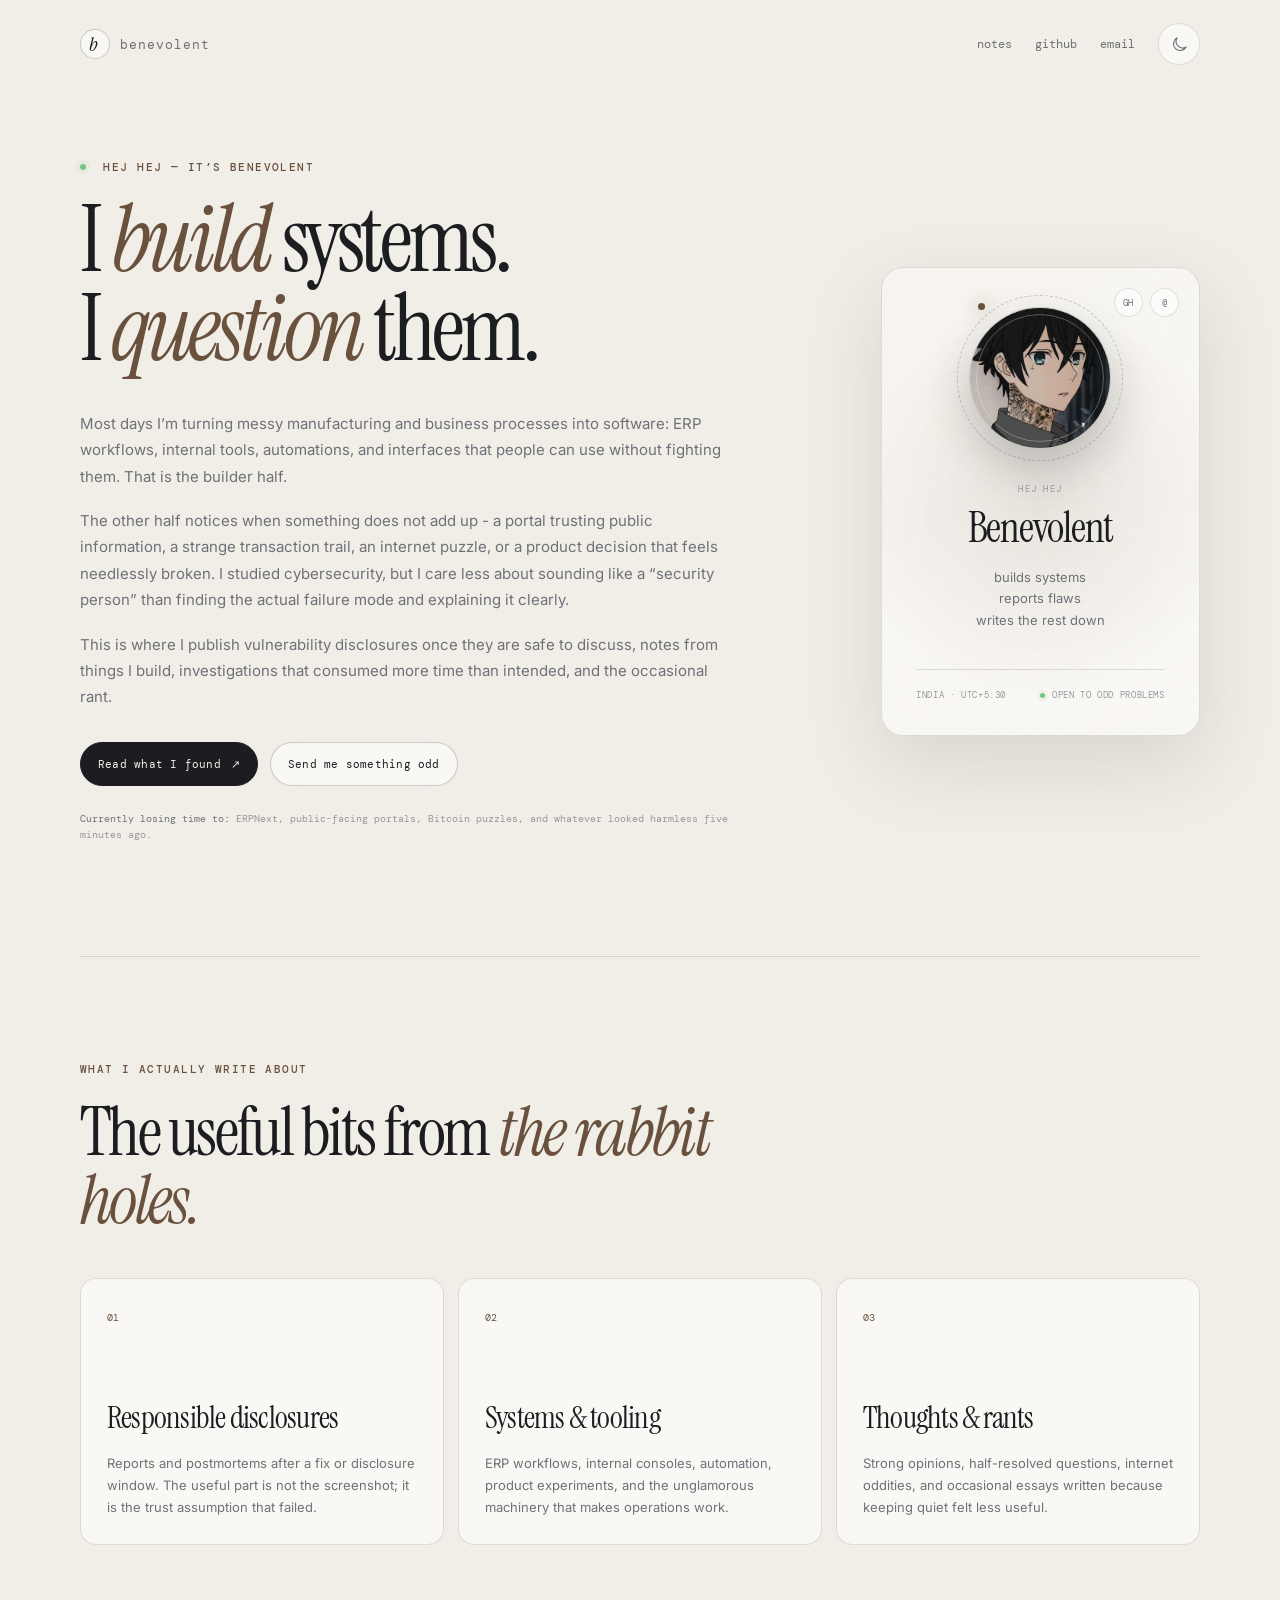
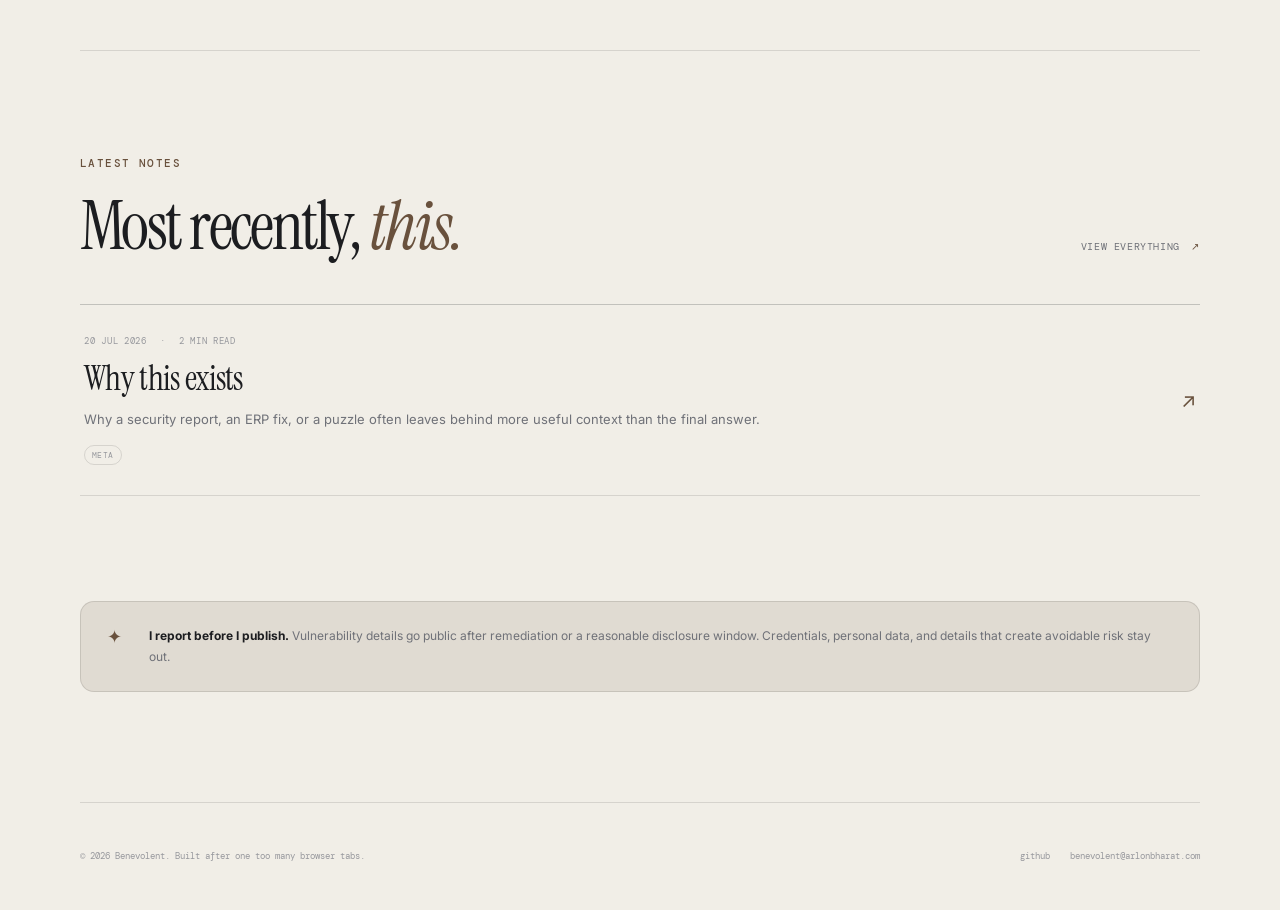
<file: index.html>
<!doctype html>
<html lang="en" data-theme="dark">
<head>
  <meta charset="utf-8">
  <meta name="viewport" content="width=device-width, initial-scale=1">
  <meta name="color-scheme" content="dark light">
  <meta name="theme-color" content="#0b0c0f">
  <meta name="description" content="Benevolent writes responsible-disclosure notes, build logs, investigations, and the occasional rant.">
  <meta property="og:type" content="website">
  <meta property="og:title" content="Benevolent — disclosures, builds & rabbit holes">
  <meta property="og:description" content="Responsible disclosures, things I build, investigations, internet rabbit holes, and occasional rants.">
  <meta property="og:url" content="https://benevolent.arlonbharat.com/">
  <meta property="og:image" content="https://benevolent.arlonbharat.com/assets/og-card.png">
  <meta name="twitter:card" content="summary_large_image">
  <title>Benevolent — disclosures, builds & rabbit holes</title>
  <link rel="preconnect" href="https://fonts.googleapis.com">
  <link rel="preconnect" href="https://fonts.gstatic.com" crossorigin>
  <link href="https://fonts.googleapis.com/css2?family=DM+Mono:wght@300;400;500&family=Instrument+Serif:ital@0;1&family=Inter:wght@400;500;600&display=swap" rel="stylesheet">
  <link rel="icon" href="/assets/favicon.svg" type="image/svg+xml">
  <link rel="manifest" href="/site.webmanifest">
  <link rel="stylesheet" href="/assets/styles.css">
  <script src="/assets/theme-init.js"></script>
  <script src="/assets/app.js" defer></script>
</head>
<body>
  <a class="skip-link" href="#main">Skip to content</a>
  <div class="page-grid" aria-hidden="true"></div>
  <div class="glow glow-one" aria-hidden="true"></div>
  <div class="glow glow-two" aria-hidden="true"></div>

  <header class="site-header wrap">
    <a class="wordmark" href="/" aria-label="Benevolent home">
      <span class="wordmark-mark">B</span>
      <span class="wordmark-text">benevolent</span>
    </a>
    <nav class="nav-links" aria-label="Primary navigation">
      <a href="/blog/">notes</a>
      <a href="https://github.com/benevolentcyka" target="_blank" rel="noreferrer">github</a>
      <a href="mailto:benevolent@arlonbharat.com">email</a>
      <button class="theme-toggle" type="button" aria-label="Switch colour theme" aria-pressed="true">
        <span class="theme-toggle-track" aria-hidden="true">
          <svg class="theme-icon theme-icon-sun" viewBox="0 0 24 24"><circle cx="12" cy="12" r="3.2"/><path d="M12 2v2.2M12 19.8V22M4.93 4.93l1.56 1.56M17.51 17.51l1.56 1.56M2 12h2.2M19.8 12H22M4.93 19.07l1.56-1.56M17.51 6.49l1.56-1.56"/></svg>
          <svg class="theme-icon theme-icon-moon" viewBox="0 0 24 24"><path d="M20.4 15.1A8.4 8.4 0 0 1 8.9 3.6 8.5 8.5 0 1 0 20.4 15.1Z"/></svg>
        </span>
        <span class="sr-only">Toggle theme</span>
      </button>
    </nav>
  </header>

  <main id="main" class="wrap">
    <section class="hero" aria-labelledby="hero-title">
      <div class="hero-copy">
        <p class="eyebrow"><span class="status-dot"></span> hej hej — it’s benevolent</p>
        <h1 id="hero-title">I <em>build</em> systems.<br>I <em>question</em> them.</h1>
        <div class="bio copy-width">
          <p>Most days I’m turning messy manufacturing and business processes into software: ERP workflows, internal tools, automations, and interfaces that people can use without fighting them. That is the builder half.</p>
          <p>The other half notices when something does not add up - a portal trusting public information, a strange transaction trail, an internet puzzle, or a product decision that feels needlessly broken. I studied cybersecurity, but I care less about sounding like a “security person” than finding the actual failure mode and explaining it clearly.</p>
          <p>This is where I publish vulnerability disclosures once they are safe to discuss, notes from things I build, investigations that consumed more time than intended, and the occasional rant.</p>
        </div>
        <div class="hero-actions">
          <a class="button button-primary" href="/blog/">Read what I found <span aria-hidden="true">↗</span></a>
          <a class="button button-ghost" href="mailto:benevolent@arlonbharat.com">Send me something odd</a>
        </div>
        <p class="nerd-snipe"><span>Currently losing time to:</span> ERPNext, public-facing portals, Bitcoin puzzles, and whatever looked harmless five minutes ago.</p>
      </div>

      <aside class="identity-card" aria-label="Benevolent profile card" data-tilt-card>
        <div class="card-noise" aria-hidden="true"></div>
        <div class="avatar">
          <img src="/assets/avatar.webp" alt="Illustrated profile picture used by Benevolent" width="736" height="736">
          <div class="avatar-orbit" aria-hidden="true"></div>
        </div>
        <div class="identity-copy">
          <p class="identity-kicker">hej hej</p>
          <h2>Benevolent</h2>
          <p>builds systems<br>reports flaws<br>writes the rest down</p>
        </div>
        <div class="identity-meta">
          <span>India · UTC+5:30</span>
          <span class="availability"><i></i> open to odd problems</span>
        </div>
        <div class="card-links">
          <a href="https://github.com/benevolentcyka" target="_blank" rel="noreferrer" aria-label="Benevolent on GitHub">GH</a>
          <a href="mailto:benevolent@arlonbharat.com" aria-label="Email Benevolent">@</a>
        </div>
      </aside>
    </section>

    <section class="interests" aria-labelledby="interests-title">
      <div class="section-heading">
        <p class="eyebrow">what I actually write about</p>
        <h2 id="interests-title">The useful bits from <em>the rabbit holes.</em></h2>
      </div>
      <div class="interest-grid">
        <article class="interest-card">
          <span class="interest-index">01</span>
          <h3>Responsible disclosures</h3>
          <p>Reports and postmortems after a fix or disclosure window. The useful part is not the screenshot; it is the trust assumption that failed.</p>
        </article>
        <article class="interest-card">
          <span class="interest-index">02</span>
          <h3>Systems & tooling</h3>
          <p>ERP workflows, internal consoles, automation, product experiments, and the unglamorous machinery that makes operations work.</p>
        </article>
        <article class="interest-card">
          <span class="interest-index">03</span>
          <h3>Thoughts & rants</h3>
          <p>Strong opinions, half-resolved questions, internet oddities, and occasional essays written because keeping quiet felt less useful.</p>
        </article>
      </div>
    </section>

    <section class="latest" aria-labelledby="latest-title">
      <div class="section-heading section-heading-row">
        <div>
          <p class="eyebrow">latest notes</p>
          <h2 id="latest-title">Most recently, <em>this.</em></h2>
        </div>
        <a class="text-link" href="/blog/">View everything <span>↗</span></a>
      </div>
      <div class="post-list" data-posts data-limit="3">
        <noscript><p>JavaScript is disabled. Visit the <a href="/blog/">notes index</a>.</p></noscript>
      </div>
    </section>

    <section class="disclosure-note" aria-label="Responsible disclosure note">
      <span class="disclosure-icon" aria-hidden="true">✦</span>
      <p><strong>I report before I publish.</strong> Vulnerability details go public after remediation or a reasonable disclosure window. Credentials, personal data, and details that create avoidable risk stay out.</p>
    </section>
  </main>

  <footer class="site-footer wrap">
    <p>© <span data-year></span> Benevolent. Built after one too many browser tabs.</p>
    <div class="footer-links">
      <a href="https://github.com/benevolentcyka" target="_blank" rel="noreferrer">github</a>
      <a href="mailto:benevolent@arlonbharat.com">benevolent@arlonbharat.com</a>
    </div>
  </footer>
</body>
</html>
</file>
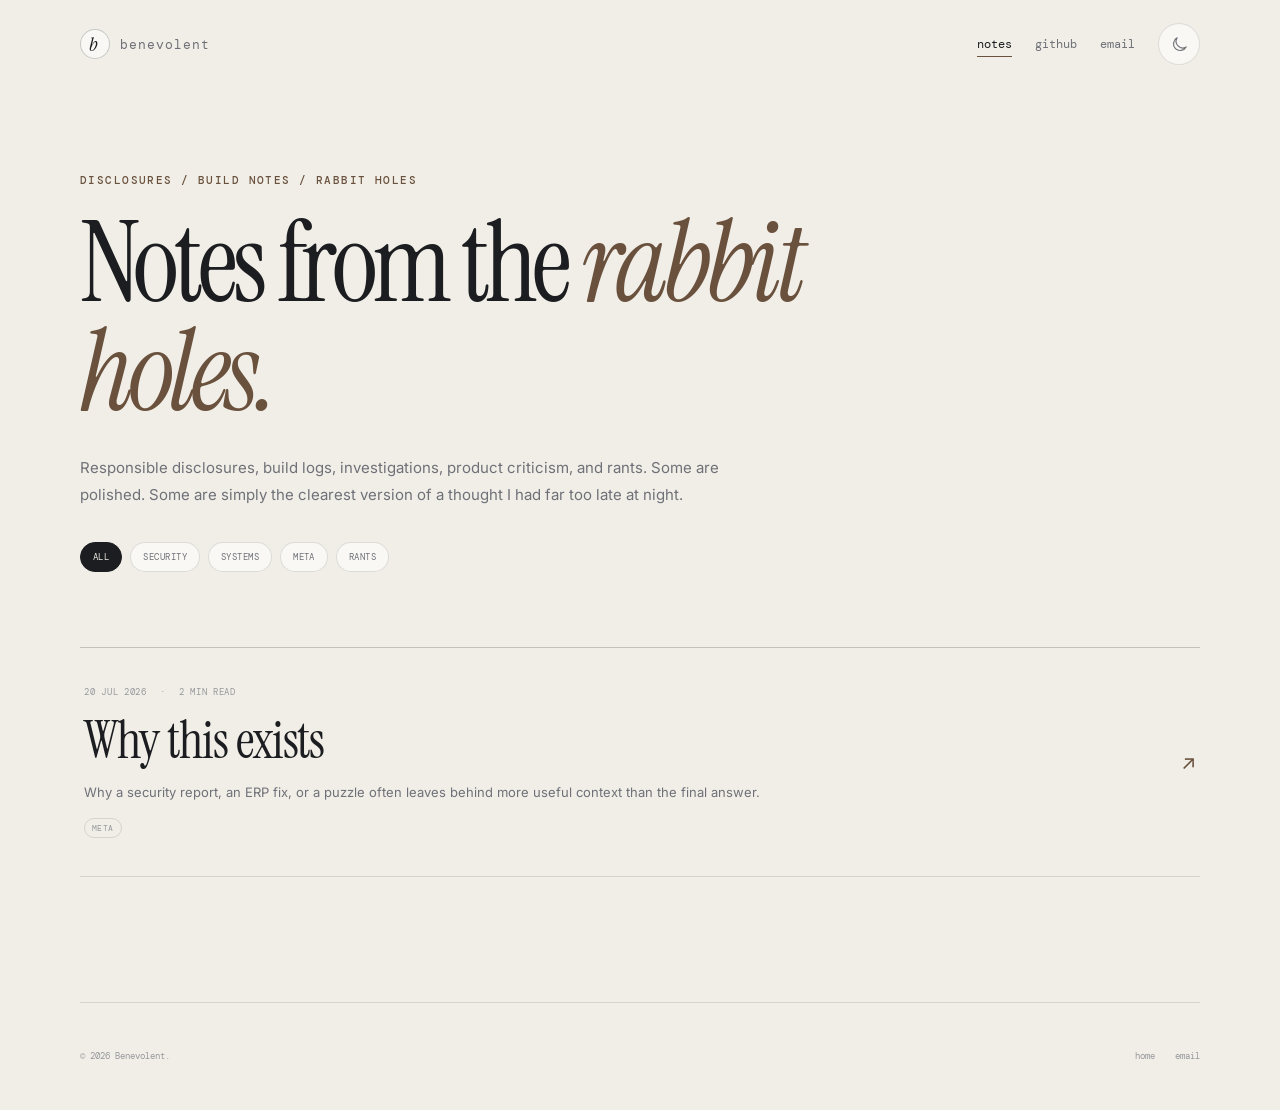
<file: blog/index.html>
<!doctype html>
<html lang="en" data-theme="dark">
<head>
  <meta charset="utf-8">
  <meta name="viewport" content="width=device-width, initial-scale=1">
  <meta name="color-scheme" content="dark light">
  <meta name="theme-color" content="#0b0c0f">
  <meta name="description" content="Notes by Benevolent: security disclosures, systems, experiments, observations, and occasional rants.">
  <meta property="og:type" content="website">
  <meta property="og:title" content="Notes — Benevolent">
  <meta property="og:description" content="Responsible disclosures, build logs, investigations, product criticism, and occasional rants.">
  <meta property="og:url" content="https://benevolent.arlonbharat.com/blog/">
  <meta property="og:image" content="https://benevolent.arlonbharat.com/assets/og-card.png">
  <title>Notes — Benevolent</title>
  <link rel="preconnect" href="https://fonts.googleapis.com">
  <link rel="preconnect" href="https://fonts.gstatic.com" crossorigin>
  <link href="https://fonts.googleapis.com/css2?family=DM+Mono:wght@300;400;500&family=Instrument+Serif:ital@0;1&family=Inter:wght@400;500;600&display=swap" rel="stylesheet">
  <link rel="icon" href="/assets/favicon.svg" type="image/svg+xml">
  <link rel="stylesheet" href="/assets/styles.css">
  <script src="/assets/theme-init.js"></script>
  <script src="/assets/app.js" defer></script>
</head>
<body>
  <a class="skip-link" href="#main">Skip to content</a>
  <div class="page-grid" aria-hidden="true"></div>
  <div class="glow glow-one" aria-hidden="true"></div>

  <header class="site-header wrap">
    <a class="wordmark" href="/" aria-label="Benevolent home">
      <span class="wordmark-mark">B</span>
      <span class="wordmark-text">benevolent</span>
    </a>
    <nav class="nav-links" aria-label="Primary navigation">
      <a class="active" href="/blog/">notes</a>
      <a href="https://github.com/benevolentcyka" target="_blank" rel="noreferrer">github</a>
      <a href="mailto:benevolent@arlonbharat.com">email</a>
      <button class="theme-toggle" type="button" aria-label="Switch colour theme" aria-pressed="true">
        <span class="theme-toggle-track" aria-hidden="true">
          <svg class="theme-icon theme-icon-sun" viewBox="0 0 24 24"><circle cx="12" cy="12" r="3.2"/><path d="M12 2v2.2M12 19.8V22M4.93 4.93l1.56 1.56M17.51 17.51l1.56 1.56M2 12h2.2M19.8 12H22M4.93 19.07l1.56-1.56M17.51 6.49l1.56-1.56"/></svg>
          <svg class="theme-icon theme-icon-moon" viewBox="0 0 24 24"><path d="M20.4 15.1A8.4 8.4 0 0 1 8.9 3.6 8.5 8.5 0 1 0 20.4 15.1Z"/></svg>
        </span>
        <span class="sr-only">Toggle theme</span>
      </button>
    </nav>
  </header>

  <main id="main" class="wrap notes-page">
    <header class="notes-intro">
      <p class="eyebrow">disclosures / build notes / rabbit holes</p>
      <h1>Notes from the <em>rabbit holes.</em></h1>
      <p>Responsible disclosures, build logs, investigations, product criticism, and rants. Some are polished. Some are simply the clearest version of a thought I had far too late at night.</p>
      <div class="filter-row" aria-label="Note categories">
        <button class="filter-chip active" type="button" data-filter="all">all</button>
        <button class="filter-chip" type="button" data-filter="security">security</button>
        <button class="filter-chip" type="button" data-filter="systems">systems</button>
        <button class="filter-chip" type="button" data-filter="meta">meta</button>
        <button class="filter-chip" type="button" data-filter="rant">rants</button>
      </div>
    </header>

    <section aria-label="All notes">
      <div class="post-list post-list-large" data-posts>
        <noscript><p>JavaScript is disabled. The first note is <a href="/blog/why-this-exists.html">Why this exists</a>.</p></noscript>
      </div>
    </section>
  </main>

  <footer class="site-footer wrap">
    <p>© <span data-year></span> Benevolent.</p>
    <div class="footer-links">
      <a href="/">home</a>
      <a href="mailto:benevolent@arlonbharat.com">email</a>
    </div>
  </footer>
</body>
</html>
</file>
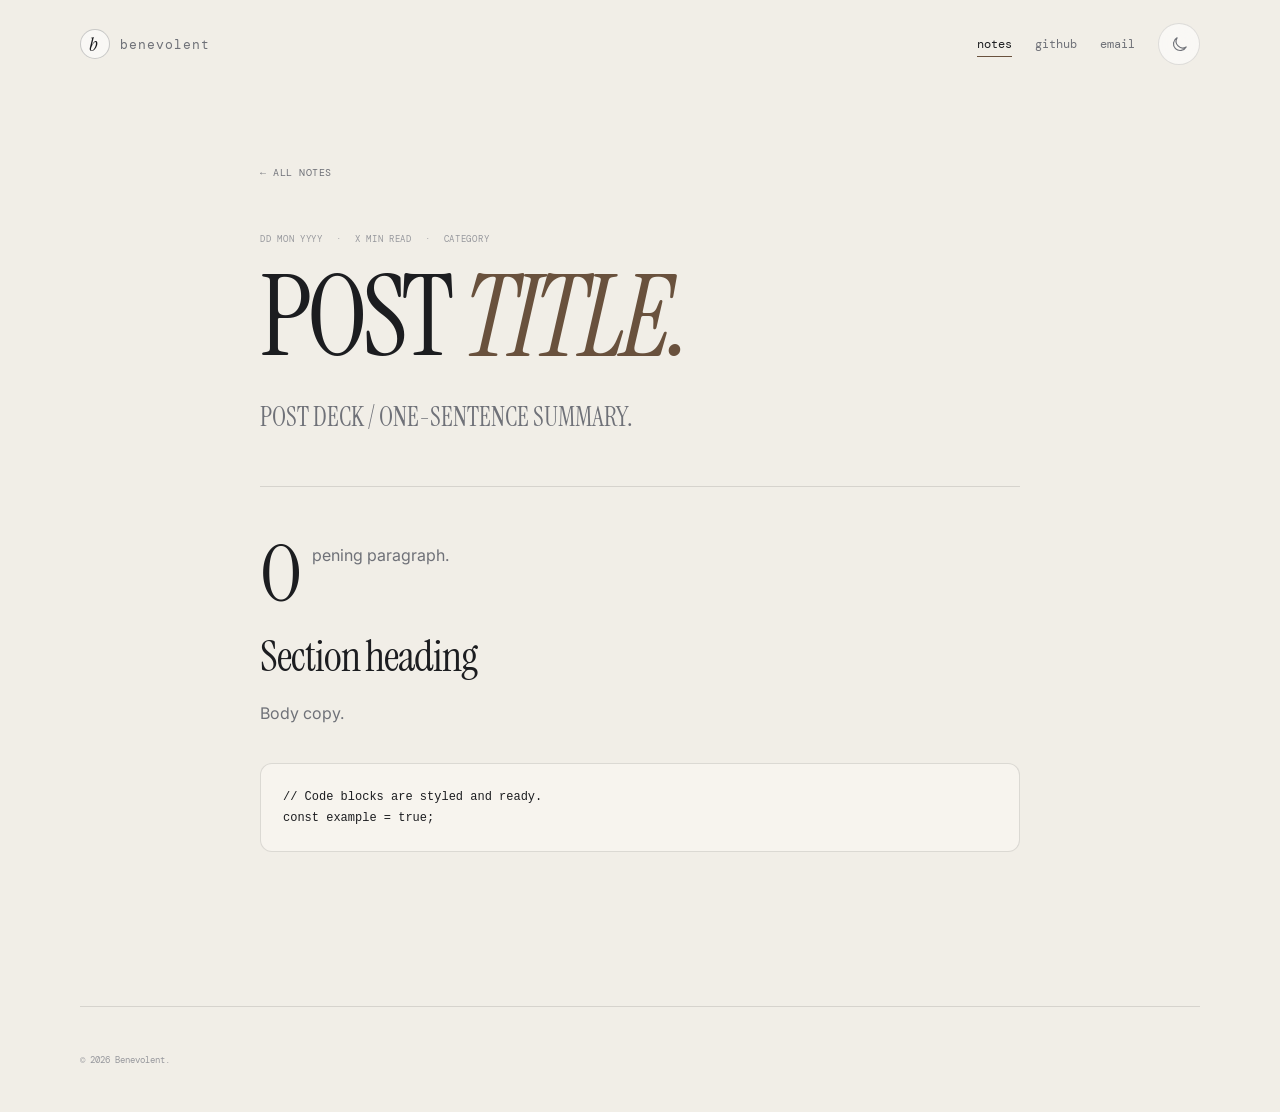
<file: blog/_post-template.html>
<!doctype html>
<html lang="en" data-theme="dark">
<head>
  <meta charset="utf-8">
  <meta name="viewport" content="width=device-width, initial-scale=1">
  <meta name="color-scheme" content="dark light">
  <meta name="theme-color" content="#0b0c0f">
  <meta name="description" content="POST DESCRIPTION">
  <title>POST TITLE — Benevolent</title>
  <link rel="preconnect" href="https://fonts.googleapis.com">
  <link rel="preconnect" href="https://fonts.gstatic.com" crossorigin>
  <link href="https://fonts.googleapis.com/css2?family=DM+Mono:wght@300;400;500&family=Instrument+Serif:ital@0;1&family=Inter:wght@400;500;600&display=swap" rel="stylesheet">
  <link rel="icon" href="/assets/favicon.svg" type="image/svg+xml">
  <link rel="stylesheet" href="/assets/styles.css">
  <script src="/assets/theme-init.js"></script>
  <script src="/assets/app.js" defer></script>
</head>
<body>
  <a class="skip-link" href="#main">Skip to content</a>
  <div class="page-grid" aria-hidden="true"></div>
  <header class="site-header wrap">
    <a class="wordmark" href="/"><span class="wordmark-mark">B</span><span class="wordmark-text">benevolent</span></a>
    <nav class="nav-links" aria-label="Primary navigation">
      <a class="active" href="/blog/">notes</a>
      <a href="https://github.com/benevolentcyka" target="_blank" rel="noreferrer">github</a>
      <a href="mailto:benevolent@arlonbharat.com">email</a>
      <button class="theme-toggle" type="button" aria-label="Switch colour theme" aria-pressed="true">
        <span class="theme-toggle-track" aria-hidden="true"><svg class="theme-icon theme-icon-sun" viewBox="0 0 24 24"><circle cx="12" cy="12" r="3.2"/><path d="M12 2v2.2M12 19.8V22M4.93 4.93l1.56 1.56M17.51 17.51l1.56 1.56M2 12h2.2M19.8 12H22M4.93 19.07l1.56-1.56M17.51 6.49l1.56-1.56"/></svg><svg class="theme-icon theme-icon-moon" viewBox="0 0 24 24"><path d="M20.4 15.1A8.4 8.4 0 0 1 8.9 3.6 8.5 8.5 0 1 0 20.4 15.1Z"/></svg></span>
      </button>
    </nav>
  </header>
  <main id="main" class="wrap article-wrap">
    <article class="article">
      <a class="back-link" href="/blog/">← All notes</a>
      <header class="article-header">
        <div class="post-meta"><span>DD Mon YYYY</span><span>X min read</span><span>CATEGORY</span></div>
        <h1>POST <em>TITLE.</em></h1>
        <p class="article-deck">POST DECK / ONE-SENTENCE SUMMARY.</p>
      </header>
      <div class="article-body">
        <p class="dropcap">Opening paragraph.</p>
        <h2>Section heading</h2>
        <p>Body copy.</p>
        <pre><code>// Code blocks are styled and ready.
const example = true;</code></pre>
      </div>
    </article>
  </main>
  <footer class="site-footer wrap"><p>© <span data-year></span> Benevolent.</p></footer>
</body>
</html>
</file>
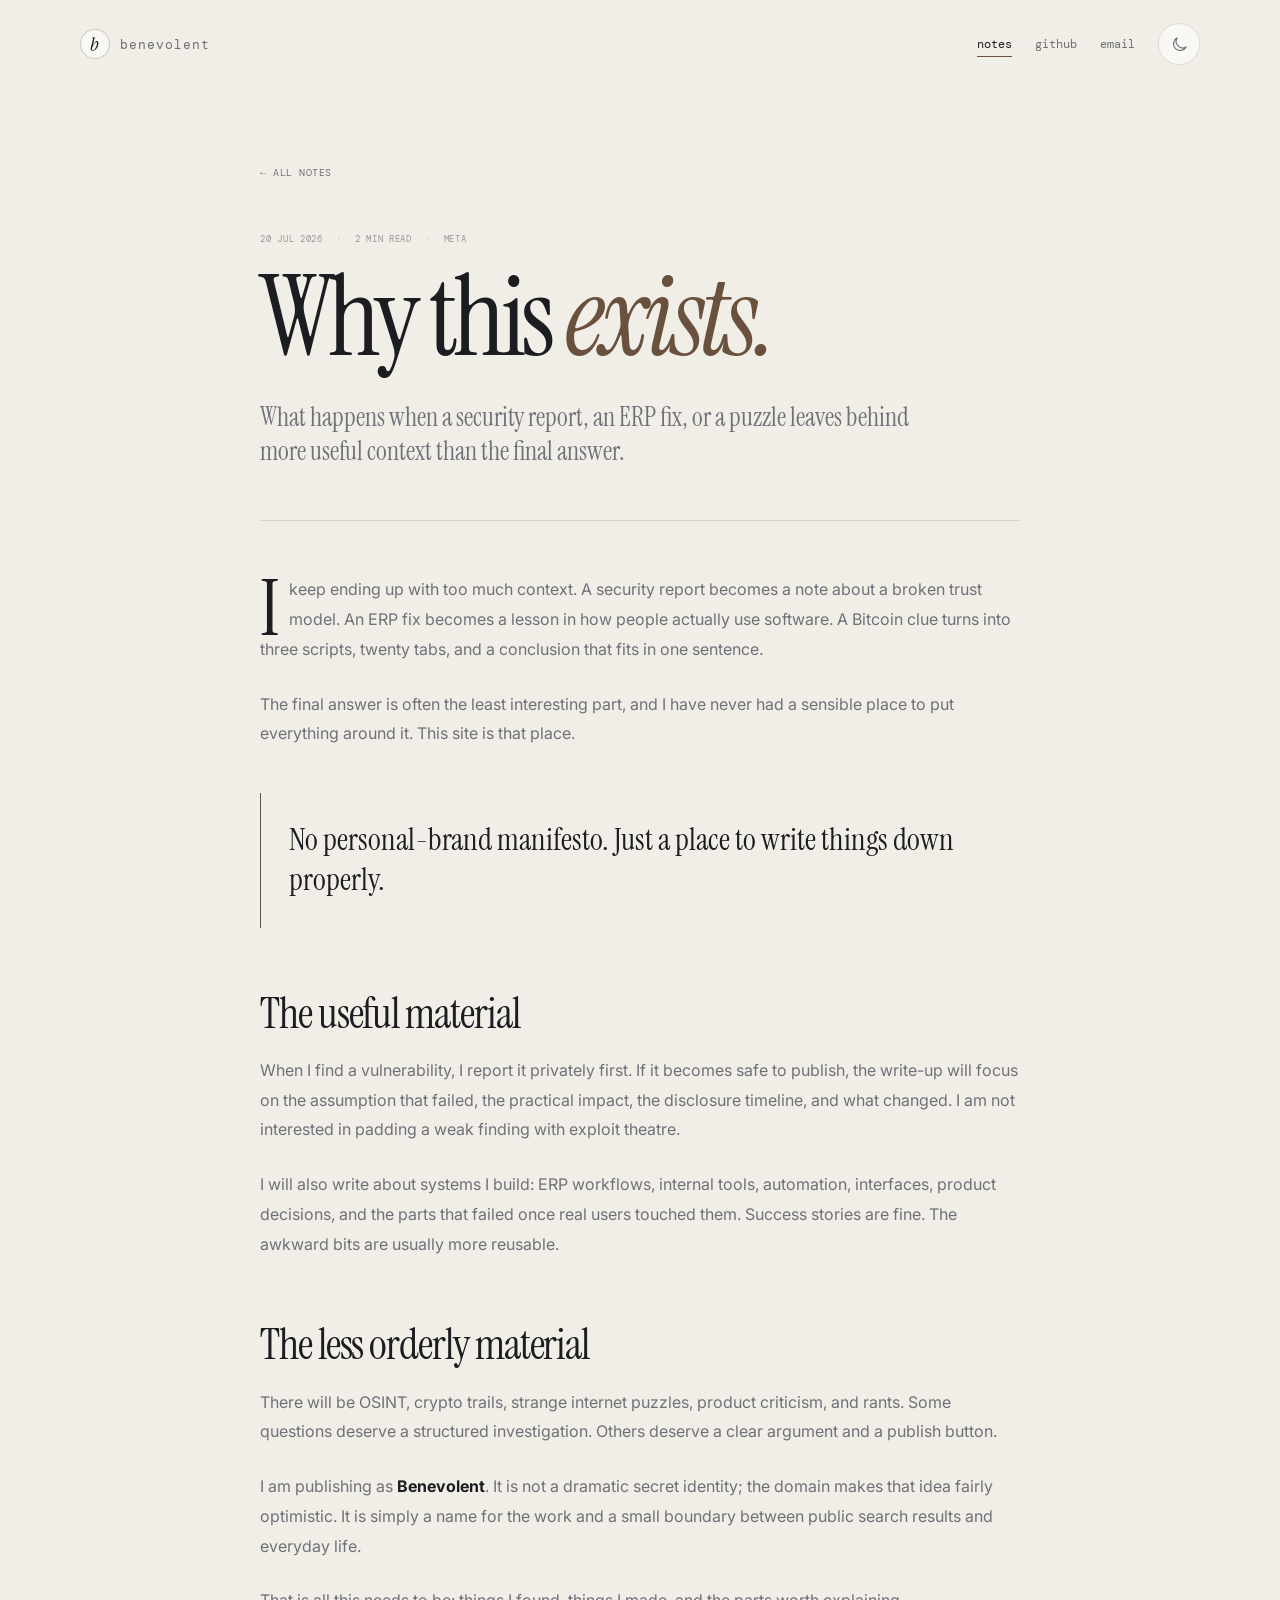
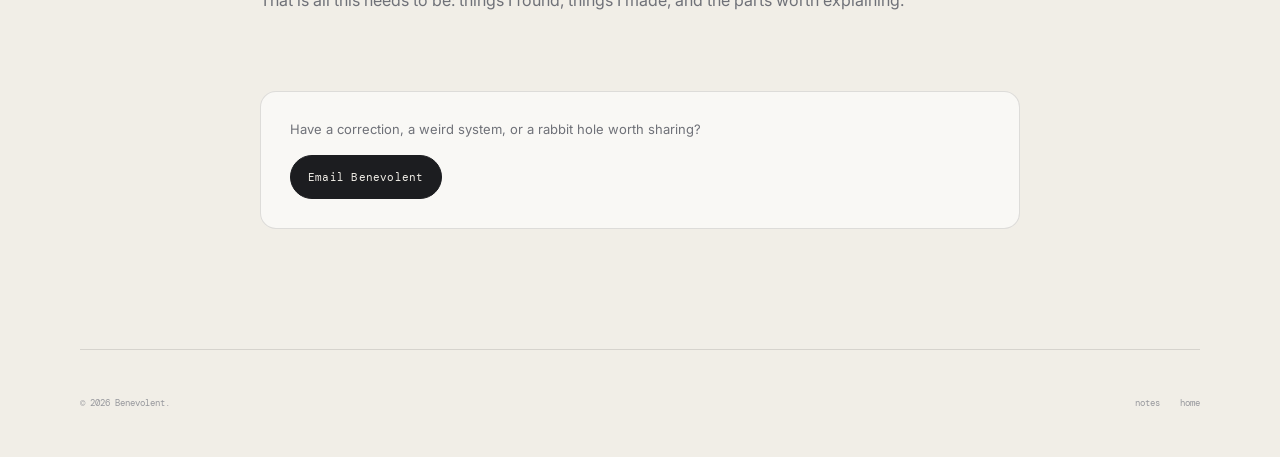
<file: blog/why-this-exists.html>
<!doctype html>
<html lang="en" data-theme="dark">
<head>
  <meta charset="utf-8">
  <meta name="viewport" content="width=device-width, initial-scale=1">
  <meta name="color-scheme" content="dark light">
  <meta name="theme-color" content="#0b0c0f">
  <meta name="description" content="Why Benevolent exists: a place for security write-ups, systems, experiments, observations, and occasional rants.">
  <meta property="og:type" content="article">
  <meta property="og:title" content="Why this exists — Benevolent">
  <meta property="og:description" content="What happens when a security report, an ERP fix, or a puzzle leaves behind more useful context than the final answer.">
  <meta property="og:url" content="https://benevolent.arlonbharat.com/blog/why-this-exists">
  <meta property="og:image" content="https://benevolent.arlonbharat.com/assets/og-card.png">
  <title>Why this exists — Benevolent</title>
  <link rel="preconnect" href="https://fonts.googleapis.com">
  <link rel="preconnect" href="https://fonts.gstatic.com" crossorigin>
  <link href="https://fonts.googleapis.com/css2?family=DM+Mono:wght@300;400;500&family=Instrument+Serif:ital@0;1&family=Inter:wght@400;500;600&display=swap" rel="stylesheet">
  <link rel="icon" href="/assets/favicon.svg" type="image/svg+xml">
  <link rel="stylesheet" href="/assets/styles.css">
  <script src="/assets/theme-init.js"></script>
  <script src="/assets/app.js" defer></script>
</head>
<body>
  <a class="skip-link" href="#main">Skip to content</a>
  <div class="page-grid" aria-hidden="true"></div>
  <div class="glow glow-one" aria-hidden="true"></div>

  <header class="site-header wrap">
    <a class="wordmark" href="/" aria-label="Benevolent home">
      <span class="wordmark-mark">B</span>
      <span class="wordmark-text">benevolent</span>
    </a>
    <nav class="nav-links" aria-label="Primary navigation">
      <a class="active" href="/blog/">notes</a>
      <a href="https://github.com/benevolentcyka" target="_blank" rel="noreferrer">github</a>
      <a href="mailto:benevolent@arlonbharat.com">email</a>
      <button class="theme-toggle" type="button" aria-label="Switch colour theme" aria-pressed="true">
        <span class="theme-toggle-track" aria-hidden="true">
          <svg class="theme-icon theme-icon-sun" viewBox="0 0 24 24"><circle cx="12" cy="12" r="3.2"/><path d="M12 2v2.2M12 19.8V22M4.93 4.93l1.56 1.56M17.51 17.51l1.56 1.56M2 12h2.2M19.8 12H22M4.93 19.07l1.56-1.56M17.51 6.49l1.56-1.56"/></svg>
          <svg class="theme-icon theme-icon-moon" viewBox="0 0 24 24"><path d="M20.4 15.1A8.4 8.4 0 0 1 8.9 3.6 8.5 8.5 0 1 0 20.4 15.1Z"/></svg>
        </span>
        <span class="sr-only">Toggle theme</span>
      </button>
    </nav>
  </header>

  <main id="main" class="wrap article-wrap">
    <article class="article">
      <a class="back-link" href="/blog/">← All notes</a>
      <header class="article-header">
        <div class="post-meta"><span>20 Jul 2026</span><span>2 min read</span><span>meta</span></div>
        <h1>Why this <em>exists.</em></h1>
        <p class="article-deck">What happens when a security report, an ERP fix, or a puzzle leaves behind more useful context than the final answer.</p>
      </header>

      <div class="article-body">
        <p class="dropcap">I keep ending up with too much context. A security report becomes a note about a broken trust model. An ERP fix becomes a lesson in how people actually use software. A Bitcoin clue turns into three scripts, twenty tabs, and a conclusion that fits in one sentence.</p>

        <p>The final answer is often the least interesting part, and I have never had a sensible place to put everything around it. This site is that place.</p>

        <blockquote>
          <p>No personal-brand manifesto. Just a place to write things down properly.</p>
        </blockquote>

        <h2>The useful material</h2>
        <p>When I find a vulnerability, I report it privately first. If it becomes safe to publish, the write-up will focus on the assumption that failed, the practical impact, the disclosure timeline, and what changed. I am not interested in padding a weak finding with exploit theatre.</p>

        <p>I will also write about systems I build: ERP workflows, internal tools, automation, interfaces, product decisions, and the parts that failed once real users touched them. Success stories are fine. The awkward bits are usually more reusable.</p>

        <h2>The less orderly material</h2>
        <p>There will be OSINT, crypto trails, strange internet puzzles, product criticism, and rants. Some questions deserve a structured investigation. Others deserve a clear argument and a publish button.</p>

        <p>I am publishing as <strong>Benevolent</strong>. It is not a dramatic secret identity; the domain makes that idea fairly optimistic. It is simply a name for the work and a small boundary between public search results and everyday life.</p>

        <p>That is all this needs to be: things I found, things I made, and the parts worth explaining.</p>
      </div>

      <footer class="article-footer">
        <p>Have a correction, a weird system, or a rabbit hole worth sharing?</p>
        <a class="button button-primary" href="mailto:benevolent@arlonbharat.com">Email Benevolent</a>
      </footer>
    </article>
  </main>

  <footer class="site-footer wrap">
    <p>© <span data-year></span> Benevolent.</p>
    <div class="footer-links"><a href="/blog/">notes</a><a href="/">home</a></div>
  </footer>
</body>
</html>
</file>
<file: assets/styles.css>
:root {
  --bg: #f1eee7;
  --bg-soft: rgba(255, 255, 255, .58);
  --panel: rgba(248, 246, 241, .78);
  --panel-solid: #f7f4ee;
  --text: #1c1d20;
  --muted: #6f7178;
  --faint: #97989d;
  --line: rgba(31, 32, 36, .13);
  --line-strong: rgba(31, 32, 36, .22);
  --accent: #69513d;
  --accent-soft: rgba(105, 81, 61, .12);
  --grid: rgba(28, 29, 32, .055);
  --shadow: 0 28px 80px rgba(47, 38, 27, .13);
  --serif: "Instrument Serif", Georgia, serif;
  --sans: "Inter", system-ui, sans-serif;
  --mono: "DM Mono", ui-monospace, monospace;
  --radius: 22px;
  --wrap: min(1120px, calc(100vw - 40px));
}

html[data-theme="dark"] {
  --bg: #0b0c0f;
  --bg-soft: rgba(20, 21, 25, .66);
  --panel: rgba(20, 21, 25, .78);
  --panel-solid: #121317;
  --text: #efede7;
  --muted: #a2a3aa;
  --faint: #71737b;
  --line: rgba(255, 255, 255, .105);
  --line-strong: rgba(255, 255, 255, .18);
  --accent: #d8c3a7;
  --accent-soft: rgba(216, 195, 167, .1);
  --grid: rgba(255, 255, 255, .045);
  --shadow: 0 30px 90px rgba(0, 0, 0, .42);
}

* { box-sizing: border-box; }
html { scroll-behavior: smooth; background: var(--bg); }
body {
  min-height: 100vh;
  margin: 0;
  background: var(--bg);
  color: var(--text);
  font-family: var(--sans);
  -webkit-font-smoothing: antialiased;
  text-rendering: optimizeLegibility;
  overflow-x: hidden;
  transition: background-color .35s ease, color .35s ease;
}

a { color: inherit; text-decoration: none; }
button, input { font: inherit; }
button { color: inherit; }
::selection { background: var(--accent); color: var(--bg); }

.page-grid {
  position: fixed;
  inset: 0;
  z-index: -3;
  background-image:
    linear-gradient(to right, var(--grid) 1px, transparent 1px),
    linear-gradient(to bottom, var(--grid) 1px, transparent 1px);
  background-size: 46px 46px;
  mask-image: linear-gradient(to bottom, #000 0%, rgba(0,0,0,.85) 55%, transparent 96%);
  pointer-events: none;
}

.glow {
  position: fixed;
  z-index: -2;
  width: 36rem;
  height: 36rem;
  border-radius: 50%;
  filter: blur(100px);
  opacity: .12;
  pointer-events: none;
  background: var(--accent);
}
.glow-one { top: -21rem; right: -10rem; }
.glow-two { bottom: -25rem; left: -16rem; opacity: .08; }

.wrap { width: var(--wrap); margin-inline: auto; }
.sr-only { position: absolute; width: 1px; height: 1px; padding: 0; margin: -1px; overflow: hidden; clip: rect(0,0,0,0); white-space: nowrap; border: 0; }
.skip-link { position: fixed; top: 10px; left: 10px; z-index: 100; padding: 10px 14px; background: var(--text); color: var(--bg); border-radius: 8px; transform: translateY(-150%); transition: transform .2s; }
.skip-link:focus { transform: translateY(0); }

.site-header {
  min-height: 88px;
  display: flex;
  align-items: center;
  justify-content: space-between;
  gap: 24px;
}
.wordmark { display: inline-flex; align-items: center; gap: 10px; font-family: var(--mono); font-size: 13px; letter-spacing: .08em; text-transform: lowercase; }
.wordmark-mark { display: grid; place-items: center; width: 30px; height: 30px; border: 1px solid var(--line-strong); border-radius: 50%; font-family: var(--serif); font-size: 20px; font-style: italic; background: var(--bg-soft); backdrop-filter: blur(14px); }
.wordmark-text { color: var(--muted); transition: color .2s; }
.wordmark:hover .wordmark-text { color: var(--text); }

.nav-links { display: flex; align-items: center; gap: 23px; font-family: var(--mono); font-size: 12px; text-transform: lowercase; color: var(--muted); }
.nav-links a { position: relative; transition: color .2s; }
.nav-links a::after { content: ""; position: absolute; left: 0; right: 100%; bottom: -5px; height: 1px; background: var(--accent); transition: right .25s ease; }
.nav-links a:hover, .nav-links a.active { color: var(--text); }
.nav-links a:hover::after, .nav-links a.active::after { right: 0; }

.theme-toggle { position: relative; width: 42px; height: 42px; padding: 0; border: 1px solid var(--line); border-radius: 50%; background: var(--bg-soft); cursor: pointer; display: grid; place-items: center; backdrop-filter: blur(14px); transition: border-color .2s, transform .2s, background-color .35s; }
.theme-toggle:hover { border-color: var(--line-strong); transform: translateY(-2px); }
.theme-toggle:focus-visible { outline: 2px solid var(--accent); outline-offset: 3px; }
.theme-toggle-track { display: grid; place-items: center; width: 20px; height: 20px; }
.theme-icon { grid-area: 1 / 1; width: 19px; height: 19px; fill: none; stroke: currentColor; stroke-width: 1.5; stroke-linecap: round; stroke-linejoin: round; transition: opacity .35s ease, transform .55s cubic-bezier(.2,.8,.2,1); }
html[data-theme="dark"] .theme-icon-sun { opacity: 1; transform: rotate(0) scale(1); }
html[data-theme="dark"] .theme-icon-moon { opacity: 0; transform: rotate(-100deg) scale(.55); }
html[data-theme="light"] .theme-icon-sun { opacity: 0; transform: rotate(100deg) scale(.55); }
html[data-theme="light"] .theme-icon-moon { opacity: 1; transform: rotate(0) scale(1); }
.toggle-pop { animation: toggle-pop .62s cubic-bezier(.2,.8,.2,1); }
.theme-particle { position: fixed; z-index: 9999; width: 4px; height: 4px; margin: -2px; border-radius: 50%; background: var(--accent); pointer-events: none; animation: particle-burst .55s ease-out forwards; }

.hero { min-height: calc(100vh - 88px); display: grid; grid-template-columns: minmax(0, 1.55fr) minmax(290px, .72fr); gap: clamp(56px, 9vw, 130px); align-items: center; padding: 72px 0 112px; }
.hero-copy { max-width: 700px; }
.eyebrow { margin: 0 0 22px; color: var(--accent); font-family: var(--mono); font-size: 11px; font-weight: 500; letter-spacing: .13em; text-transform: uppercase; }
.status-dot { display: inline-block; width: 6px; height: 6px; margin-right: 9px; border-radius: 50%; background: #76c48a; box-shadow: 0 0 0 4px rgba(118,196,138,.09); vertical-align: 1px; }
h1, h2, h3, p { overflow-wrap: anywhere; }
.hero h1, .notes-intro h1, .article-header h1 { margin: 0; font-family: var(--serif); font-weight: 400; letter-spacing: -.045em; line-height: .97; }
.hero h1 { max-width: 760px; font-size: clamp(54px, 7.2vw, 94px); }
h1 em, h2 em { color: var(--accent); font-weight: 400; }
.bio { margin-top: 36px; color: var(--muted); font-size: 15px; line-height: 1.76; }
.bio p { margin: 0 0 18px; }
.bio strong { color: var(--text); font-weight: 600; }
.copy-width { max-width: 650px; }
.hero-actions { display: flex; flex-wrap: wrap; gap: 12px; margin-top: 31px; }
.button { min-height: 44px; display: inline-flex; align-items: center; justify-content: center; gap: 10px; padding: 0 17px; border: 1px solid var(--line-strong); border-radius: 999px; font-family: var(--mono); font-size: 11px; letter-spacing: .02em; transition: transform .2s, border-color .2s, background-color .2s, color .2s; }
.button:hover { transform: translateY(-2px); }
.button-primary { background: var(--text); color: var(--bg); border-color: var(--text); }
.button-primary:hover { box-shadow: 0 12px 35px rgba(0,0,0,.15); }
.button-ghost { background: var(--bg-soft); backdrop-filter: blur(14px); }
.button-ghost:hover { border-color: var(--accent); }
.nerd-snipe { margin: 25px 0 0; color: var(--faint); font-family: var(--mono); font-size: 10px; line-height: 1.65; }
.nerd-snipe span { color: var(--muted); }

.identity-card {
  --rx: 0deg; --ry: 0deg; --mx: 50%; --my: 50%;
  position: relative;
  min-height: 460px;
  padding: 34px;
  border: 1px solid var(--line);
  border-radius: var(--radius);
  background: linear-gradient(145deg, var(--panel), var(--bg-soft));
  box-shadow: var(--shadow);
  backdrop-filter: blur(22px);
  overflow: hidden;
  transform: perspective(1100px) rotateX(var(--rx)) rotateY(var(--ry));
  transition: transform .18s ease-out, background-color .35s, border-color .35s;
}
.identity-card::after { content: ""; position: absolute; inset: 0; pointer-events: none; background: radial-gradient(330px circle at var(--mx) var(--my), var(--accent-soft), transparent 60%); opacity: .95; }
.card-noise { position: absolute; inset: 0; opacity: .2; pointer-events: none; background-image: url("data:image/svg+xml,%3Csvg viewBox='0 0 180 180' xmlns='http://www.w3.org/2000/svg'%3E%3Cfilter id='n'%3E%3CfeTurbulence type='fractalNoise' baseFrequency='.9' numOctaves='4' stitchTiles='stitch'/%3E%3C/filter%3E%3Crect width='100%25' height='100%25' filter='url(%23n)' opacity='.16'/%3E%3C/svg%3E"); mix-blend-mode: soft-light; }
.avatar { position: relative; z-index: 1; width: 142px; height: 142px; margin: 5px auto 34px; display: grid; place-items: center; border-radius: 50%; background: var(--panel-solid); border: 1px solid var(--line-strong); box-shadow: 0 20px 50px rgba(0,0,0,.22); }
.avatar::after { content: ""; position: absolute; inset: 6px; z-index: 2; border: 1px solid rgba(255,255,255,.28); border-radius: 50%; pointer-events: none; }
.avatar img { position: relative; z-index: 1; display: block; width: 100%; height: 100%; border-radius: 50%; object-fit: cover; object-position: center; transition: transform .45s cubic-bezier(.2,.8,.2,1), filter .35s ease; }
.identity-card:hover .avatar img { transform: scale(1.035); }
.avatar-orbit { position: absolute; z-index: 3; inset: -13px; border: 1px dashed var(--line-strong); border-radius: 50%; animation: orbit 24s linear infinite; pointer-events: none; }
.avatar-orbit::before { content: ""; position: absolute; width: 7px; height: 7px; top: 7px; left: 20px; border-radius: 50%; background: var(--accent); box-shadow: 0 0 18px var(--accent); }
.identity-copy { position: relative; z-index: 1; text-align: center; }
.identity-kicker { margin: 0 0 5px; font-family: var(--mono); color: var(--faint); font-size: 9px; text-transform: uppercase; letter-spacing: .14em; }
.identity-copy h2 { margin: 0; font-family: var(--serif); font-size: 42px; font-weight: 400; letter-spacing: -.03em; }
.identity-copy > p:last-child { margin: 12px 0 0; color: var(--muted); font-size: 13px; line-height: 1.65; }
.identity-meta { position: relative; z-index: 1; display: flex; justify-content: space-between; align-items: center; gap: 14px; margin-top: 38px; padding-top: 19px; border-top: 1px solid var(--line); color: var(--faint); font-family: var(--mono); font-size: 9px; text-transform: uppercase; letter-spacing: .07em; }
.availability { display: inline-flex; align-items: center; gap: 7px; text-align: right; }
.availability i { width: 5px; height: 5px; border-radius: 50%; background: #76c48a; box-shadow: 0 0 0 3px rgba(118,196,138,.09); }
.card-links { position: absolute; z-index: 2; top: 20px; right: 20px; display: flex; gap: 7px; }
.card-links a { width: 29px; height: 29px; display: grid; place-items: center; border: 1px solid var(--line); border-radius: 50%; font-family: var(--mono); font-size: 9px; color: var(--muted); background: var(--bg-soft); transition: color .2s, border-color .2s, transform .2s; }
.card-links a:hover { color: var(--text); border-color: var(--accent); transform: translateY(-2px); }

.interests, .latest { padding: 105px 0; border-top: 1px solid var(--line); }
.section-heading { max-width: 660px; margin-bottom: 44px; }
.section-heading h2 { margin: 0; font-family: var(--serif); font-weight: 400; font-size: clamp(42px, 5.4vw, 68px); line-height: 1; letter-spacing: -.04em; }
.section-heading-row { max-width: none; display: flex; justify-content: space-between; align-items: end; gap: 30px; }
.interest-grid { display: grid; grid-template-columns: repeat(3, 1fr); gap: 14px; }
.interest-card { min-height: 258px; padding: 26px; border: 1px solid var(--line); border-radius: 16px; background: var(--bg-soft); backdrop-filter: blur(12px); transition: transform .25s, border-color .25s, background-color .35s; }
.interest-card:hover { transform: translateY(-5px); border-color: var(--line-strong); }
.interest-index { font-family: var(--mono); font-size: 10px; color: var(--accent); }
.interest-card h3 { margin: 72px 0 14px; font-family: var(--serif); font-size: 31px; font-weight: 400; letter-spacing: -.025em; }
.interest-card p { margin: 0; color: var(--muted); font-size: 13px; line-height: 1.7; }
.text-link { flex: 0 0 auto; margin-bottom: 7px; color: var(--muted); font-family: var(--mono); font-size: 10px; text-transform: uppercase; letter-spacing: .06em; transition: color .2s; }
.text-link:hover { color: var(--text); }
.text-link span { color: var(--accent); margin-left: 5px; }

.post-list { border-top: 1px solid var(--line-strong); }
.post-row { border-bottom: 1px solid var(--line); }
.post-row-link { display: grid; grid-template-columns: minmax(0, 1fr) 32px; gap: 20px; align-items: center; padding: 30px 4px; transition: padding .25s, background-color .25s; }
.post-row-link:hover { padding-left: 18px; padding-right: 18px; background: var(--bg-soft); }
.post-meta { display: flex; flex-wrap: wrap; gap: 13px; color: var(--faint); font-family: var(--mono); font-size: 9px; text-transform: uppercase; letter-spacing: .08em; }
.post-meta span + span::before { content: "·"; margin-right: 13px; }
.post-row h3 { margin: 9px 0 8px; font-family: var(--serif); font-size: 34px; font-weight: 400; letter-spacing: -.02em; }
.post-row p { max-width: 680px; margin: 0; color: var(--muted); font-size: 13px; line-height: 1.65; }
.post-arrow { justify-self: end; color: var(--accent); font-size: 20px; transition: transform .25s; }
.post-row-link:hover .post-arrow { transform: translate(4px, -4px); }
.tag-row { display: flex; gap: 7px; margin-top: 15px; }
.tag-row span { padding: 4px 7px; border: 1px solid var(--line); border-radius: 999px; color: var(--faint); font-family: var(--mono); font-size: 8px; text-transform: uppercase; letter-spacing: .06em; }
.empty-state { padding: 30px 4px; color: var(--muted); font-size: 13px; }
.empty-state a { text-decoration: underline; text-underline-offset: 4px; }

.disclosure-note { margin-bottom: 110px; padding: 24px 26px; display: grid; grid-template-columns: 26px minmax(0, 1fr); gap: 16px; align-items: start; border: 1px solid var(--line); border-radius: 14px; background: var(--accent-soft); }
.disclosure-icon { color: var(--accent); font-size: 18px; }
.disclosure-note p { margin: 0; color: var(--muted); font-size: 12px; line-height: 1.7; }
.disclosure-note strong { color: var(--text); }

.notes-page { padding-top: 85px; padding-bottom: 125px; min-height: calc(100vh - 160px); }
.notes-intro { max-width: 770px; margin-bottom: 75px; }
.notes-intro h1 { font-size: clamp(62px, 9vw, 112px); }
.notes-intro > p:not(.eyebrow) { max-width: 670px; margin: 29px 0 0; color: var(--muted); font-size: 15px; line-height: 1.75; }
.filter-row { display: flex; flex-wrap: wrap; gap: 8px; margin-top: 34px; }
.filter-chip { padding: 8px 12px; border: 1px solid var(--line); border-radius: 999px; background: var(--bg-soft); color: var(--muted); font-family: var(--mono); font-size: 9px; text-transform: uppercase; letter-spacing: .05em; cursor: pointer; transition: color .2s, border-color .2s, background-color .2s; }
.filter-chip:hover, .filter-chip.active { color: var(--bg); border-color: var(--text); background: var(--text); }
.post-list-large .post-row-link { padding-block: 38px; }
.post-list-large .post-row h3 { font-size: clamp(34px, 5vw, 52px); }

.article-wrap { padding-top: 72px; padding-bottom: 120px; }
.article { max-width: 760px; margin-inline: auto; }
.back-link { display: inline-block; margin-bottom: 54px; color: var(--muted); font-family: var(--mono); font-size: 10px; text-transform: uppercase; letter-spacing: .05em; transition: color .2s, transform .2s; }
.back-link:hover { color: var(--text); transform: translateX(-3px); }
.article-header { padding-bottom: 52px; border-bottom: 1px solid var(--line); }
.article-header h1 { margin-top: 18px; font-size: clamp(64px, 10vw, 112px); }
.article-deck { max-width: 690px; margin: 28px 0 0; color: var(--muted); font-family: var(--serif); font-size: 26px; line-height: 1.32; }
.article-body { padding-top: 54px; color: var(--muted); font-size: 16px; line-height: 1.86; }
.article-body p { margin: 0 0 25px; }
.article-body strong { color: var(--text); }
.article-body h2 { margin: 62px 0 19px; color: var(--text); font-family: var(--serif); font-size: 43px; font-weight: 400; letter-spacing: -.025em; line-height: 1.1; }
.dropcap::first-letter { float: left; margin: 9px 10px 0 0; color: var(--text); font-family: var(--serif); font-size: 78px; line-height: .63; }
.article-body blockquote { margin: 44px 0; padding: 27px 0 27px 28px; border-left: 1px solid var(--accent); color: var(--text); }
.article-body blockquote p { margin: 0; font-family: var(--serif); font-size: 31px; line-height: 1.3; }
.article-body pre { overflow-x: auto; margin: 34px 0; padding: 22px; border: 1px solid var(--line); border-radius: 12px; background: var(--panel-solid); color: var(--text); font-family: var(--mono); font-size: 12px; line-height: 1.7; }
.article-footer { margin-top: 75px; padding: 29px; border: 1px solid var(--line); border-radius: 16px; background: var(--bg-soft); }
.article-footer p { margin: 0 0 18px; color: var(--muted); font-size: 13px; }

.site-footer { min-height: 108px; padding: 31px 0; display: flex; align-items: center; justify-content: space-between; gap: 30px; border-top: 1px solid var(--line); color: var(--faint); font-family: var(--mono); font-size: 9px; line-height: 1.6; }
.site-footer p { margin: 0; }
.footer-links { display: flex; flex-wrap: wrap; justify-content: flex-end; gap: 20px; }
.footer-links a { transition: color .2s; }
.footer-links a:hover { color: var(--text); }

@keyframes orbit { to { transform: rotate(360deg); } }
@keyframes toggle-pop { 0% { transform: scale(1); } 35% { transform: scale(.82) rotate(-12deg); } 70% { transform: scale(1.12) rotate(6deg); } 100% { transform: scale(1) rotate(0); } }
@keyframes particle-burst { from { opacity: 1; transform: translate(0,0) scale(1); } to { opacity: 0; transform: translate(var(--tx), var(--ty)) scale(.25); } }

::view-transition-old(root), ::view-transition-new(root) { animation: none; mix-blend-mode: normal; }
::view-transition-new(root) { z-index: 9998; clip-path: circle(0 at var(--toggle-x) var(--toggle-y)); animation: theme-reveal .66s cubic-bezier(.2,.8,.2,1) forwards; }
@keyframes theme-reveal { to { clip-path: circle(var(--reveal-radius) at var(--toggle-x) var(--toggle-y)); } }

@media (max-width: 900px) {
  .hero { grid-template-columns: 1fr; gap: 66px; padding-top: 72px; }
  .hero-copy { max-width: 760px; }
  .identity-card { width: min(100%, 420px); min-height: 440px; justify-self: start; }
  .interest-grid { grid-template-columns: 1fr; }
  .interest-card { min-height: 200px; }
  .interest-card h3 { margin-top: 42px; }
}

@media (max-width: 650px) {
  :root { --wrap: min(100% - 28px, 1120px); }
  .site-header { min-height: 74px; }
  .wordmark-text { display: none; }
  .nav-links { gap: 15px; }
  .nav-links a { font-size: 10px; }
  .hero { min-height: auto; padding: 62px 0 88px; }
  .hero h1 { font-size: clamp(50px, 15vw, 72px); }
  .bio { font-size: 14px; }
  .hero-actions { align-items: stretch; }
  .button { flex: 1 1 auto; }
  .identity-card { min-height: 430px; padding: 28px 23px; }
  .identity-meta { align-items: flex-start; flex-direction: column; }
  .availability { text-align: left; }
  .interests, .latest { padding: 78px 0; }
  .section-heading-row { display: block; }
  .text-link { display: inline-block; margin-top: 19px; }
  .post-row-link { padding-block: 25px; }
  .post-row h3 { font-size: 29px; }
  .post-row p { font-size: 12px; }
  .disclosure-note { margin-bottom: 80px; padding: 20px; }
  .site-footer { align-items: flex-start; flex-direction: column; }
  .footer-links { justify-content: flex-start; }
  .notes-page { padding-top: 55px; }
  .notes-intro { margin-bottom: 54px; }
  .notes-intro h1 { font-size: clamp(58px, 18vw, 86px); }
  .article-wrap { padding-top: 46px; }
  .article-header h1 { font-size: clamp(60px, 18vw, 90px); }
  .article-deck { font-size: 23px; }
  .article-body { font-size: 15px; }
}

@media (prefers-reduced-motion: reduce) {
  *, *::before, *::after { animation-duration: .01ms !important; animation-iteration-count: 1 !important; scroll-behavior: auto !important; transition-duration: .01ms !important; }
  .identity-card { transform: none !important; }
}
</file>
